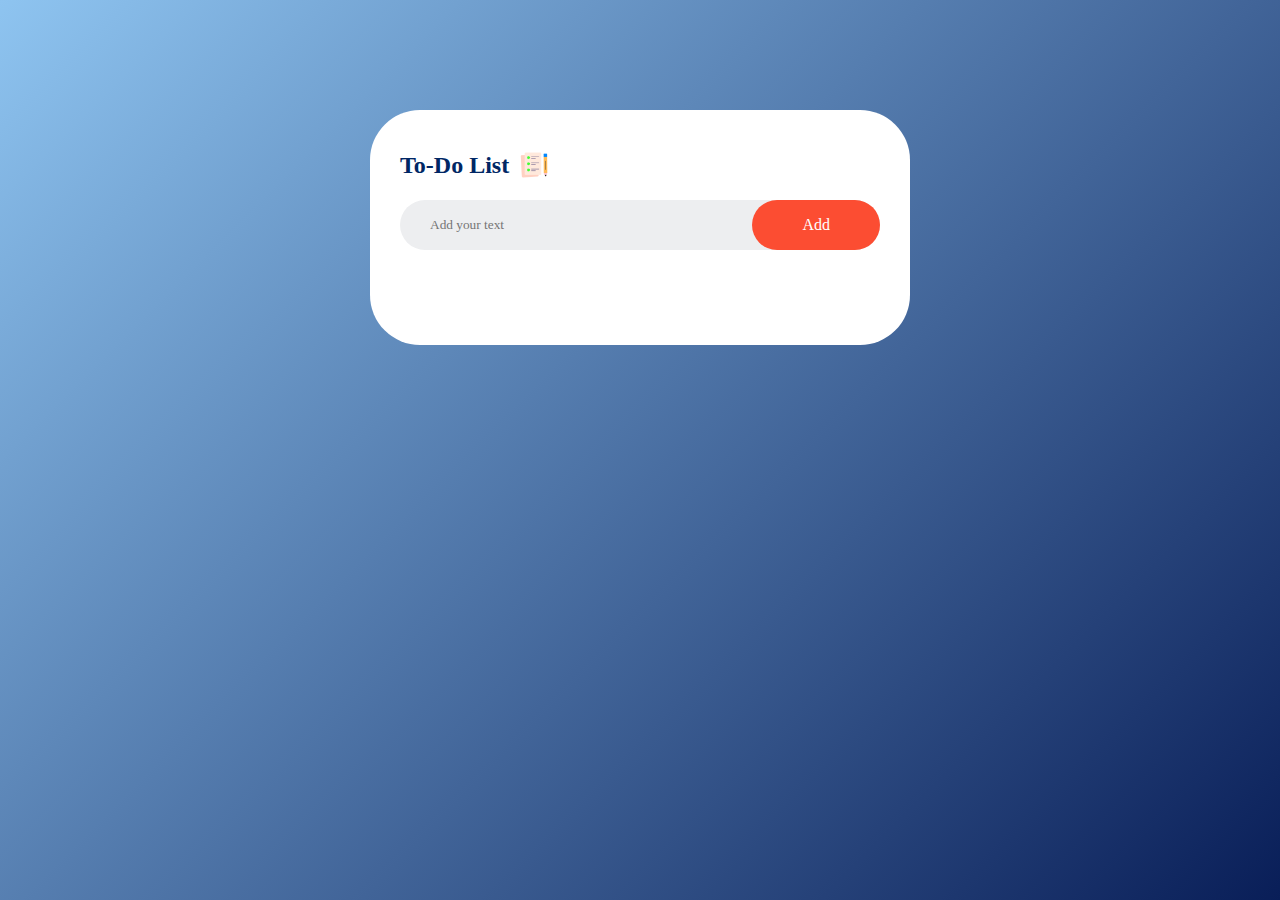
<file: 01.To-Do List/index.html>
<!DOCTYPE html>
<html lang="en">
<head>
  <meta charset="UTF-8">
  <meta name="viewport" content="width=device-width, initial-scale=1.0">
  <title>To-Do List</title>
  <link rel="stylesheet" href="custom.css">
</head>
<body>

  <div class="container">
    <div class="todo-app">
      <h2>To-Do List <img src="images/icon.png"></h2>
      <div class="row">
        <input type="text" id="input-box" placeholder="Add your text">
        <button onclick="addTask()">Add</button>
      </div>
      <ul id="list-container">
        <!--<li class="checked">Task 1</li>
        <li>Task 1</li>
        <li>Task 1</li>-->
        </ul>
    </div>
  </div>

  <script src="app.js"></script>
  
</body>
</html>
</file>
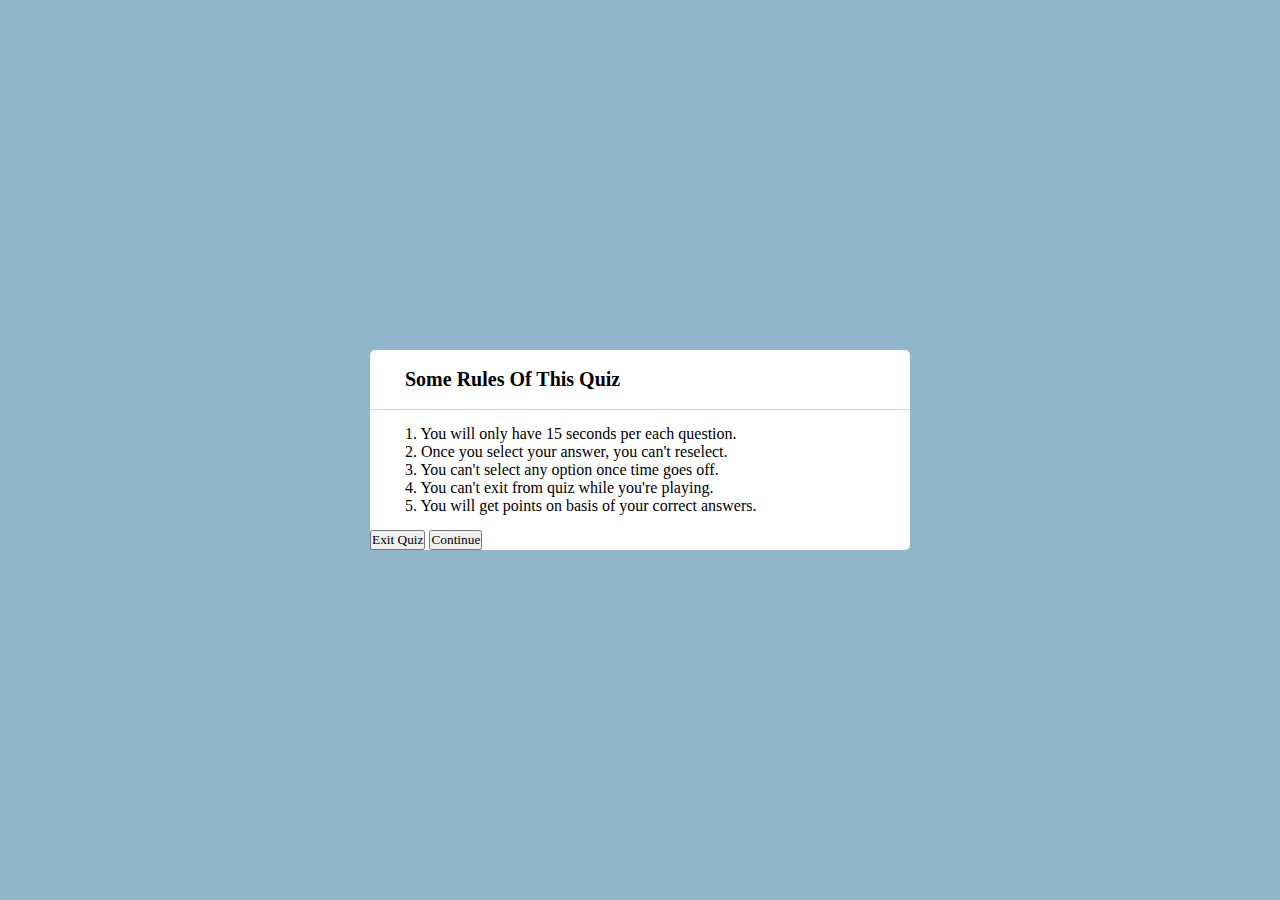
<file: 02.Quiz App/index.html>
<!DOCTYPE html>
<html lang="en">
<head>
  <meta charset="UTF-8">
  <meta name="viewport" content="width=device-width, initial-scale=1.0">
  <title>Quiz App</title>
  <link rel="stylesheet" href="style.css">
</head>
<body>
  <div class="start_btn"><button>Start Quiz</button></div>
  <div class="info_box">
    <div class="info_title">
      <span>Some Rules Of This Quiz</span>
    </div>

    <div class="info_list">
      <div class="info">1. You will only have <span>15 seconds</span> per each question.</div>
      <div class="info">2. Once you select your answer, you can't reselect.</div>
      <div class="info">3. You can't select any option once time goes off.</div>
      <div class="info">4. You can't exit from quiz while you're playing.</div>
      <div class="info">5. You will get points on basis of your correct answers.</div>
    </div>

    <div class="buttons">
      <button class="quit">Exit Quiz</button>
      <button class="restart">Continue</button>
    </div>

  </div>
</body>
</html>
</file>
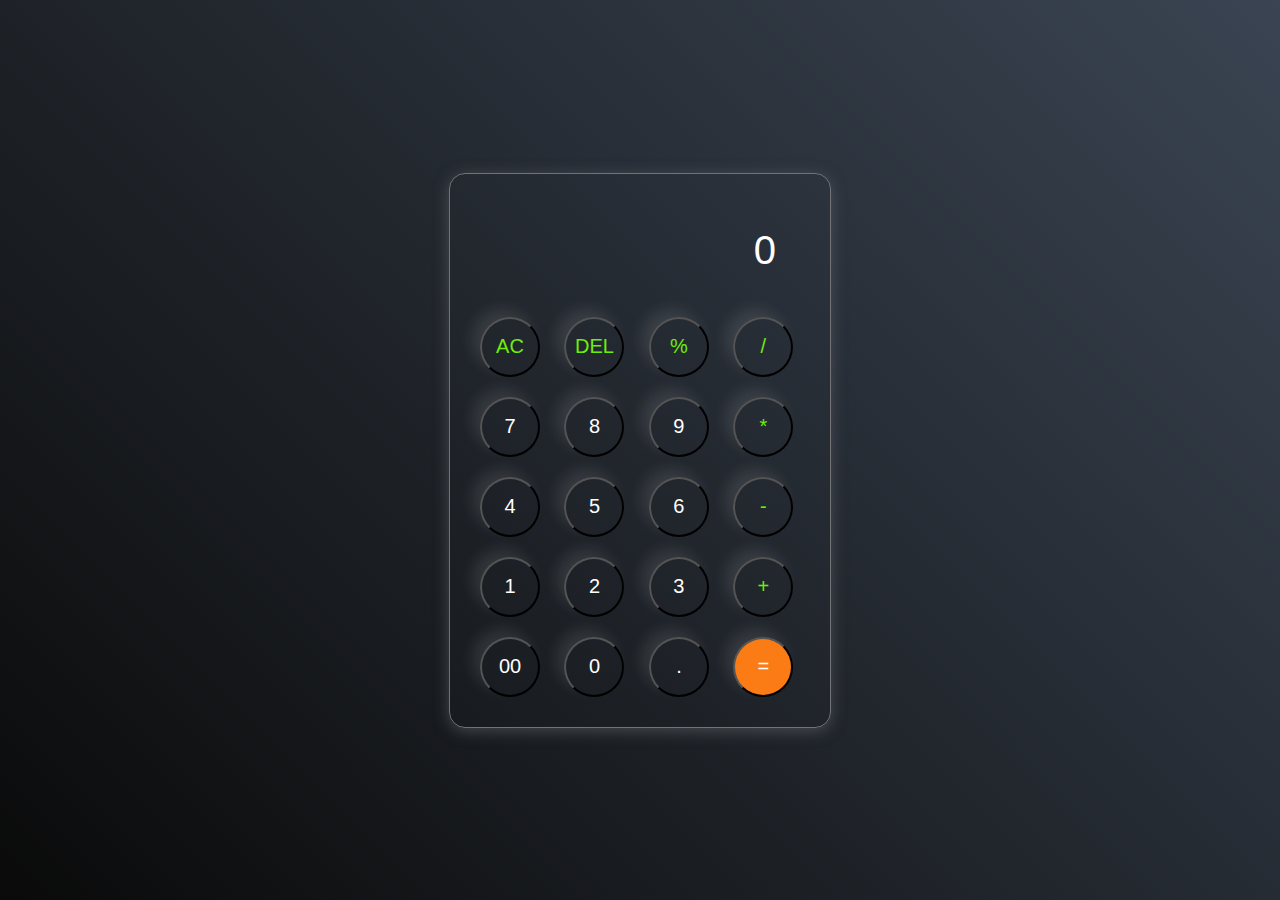
<file: 03.Calculator/index.html>
<!DOCTYPE html>
<html lang="en">
<head>
  <meta charset="UTF-8">
  <meta name="viewport" content="width=device-width, initial-scale=1.0">
  <link rel="stylesheet" href="style.css">
  <title>Calculator</title>
</head>
<body>
  <div class="container">
    <div class="calculator">
      
      <input type="text" id="inputbox" placeholder="0">

      <div>
        <button class="button-operator">AC</button>
        <button class="button-operator">DEL</button>
        <button class="button-operator">%</button>
        <button class="button-operator">/</button>
      </div>

      <div>
        <button class="button">7</button>
        <button class="button">8</button>
        <button class="button">9</button>
        <button class="button-operator">*</button>
      </div>

      <div>
        <button class="button">4</button>
        <button class="button">5</button>
        <button class="button">6</button>
        <button class="button-operator">-</button>
      </div>

      <div>
        <button class="button">1</button>
        <button class="button">2</button>
        <button class="button">3</button>
        <button class="button-operator">+</button>
      </div>

      <div>
        <button class="button">00</button>
        <button class="button">0</button>
        <button class="button">.</button>
        <button class="buttonEqualBtn">=</button>

      </div>
    </div>
  </div>

  <script src="script.js"></script>
</body>
</html>
</file>
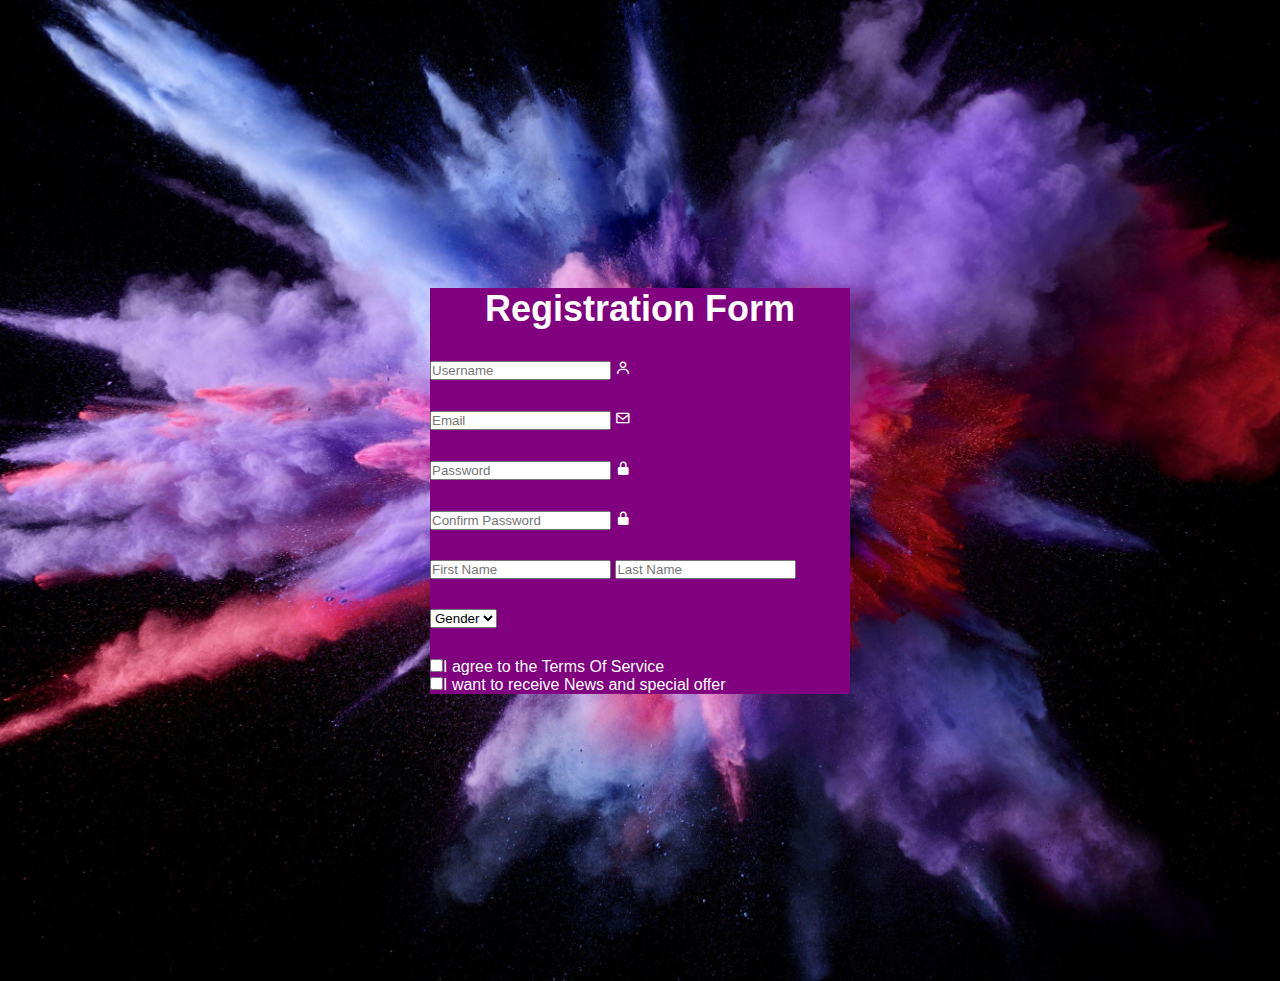
<file: 04.Registration Form/index.html>
<!DOCTYPE html>
<html lang="en">
<head>
  <meta charset="UTF-8">
  <meta name="viewport" content="width=device-width, initial-scale=1.0">
  <link rel="stylesheet" href="style.css">
  <title>Registration Form</title>
  <link href='https://unpkg.com/boxicons@2.1.4/css/boxicons.min.css' rel='stylesheet'>
</head>

<body>

  <div class="wrapper">

    <form action="">

      <h1>Registration Form</h1>

      <div class="input-box">
        <input type="text" placeholder="Username" required>
        <i class='bx bx-user'></i>
      </div>

      <div class="input-box">
        <input type="email" placeholder="Email" required>
        <i class='bx bx-envelope' ></i>
      </div>

      <div class="input-box">
        <input type="password" placeholder="Password" required>
        <i class='bx bxs-lock-alt'></i>
      </div>

      <div class="input-box">
        <input type="password" placeholder="Confirm Password" required>
        <i class='bx bxs-lock-alt'></i>
      </div>
      
      <div class="input_box">
        <input type="text" placeholder="First Name" required>
        <input type="text" placeholder="Last Name" required>
      </div>

      <div class="input-box">
        
        <select name="gender" required>
          <option value="" disabled selected hidden>Gender</option>
          <option value="male">Male</option>
          <option value="female">Female</option>
          <option value="other">Other</option>
        </select>
      </div>

      <div class="checkbox">
        <label><input type="checkbox" required>I agree to the Terms Of Service</label><br>
        <label><input type="checkbox" required>I want to receive News and special offer</label>
      </div>

    </form>
  </div>
</body>
</html>
</file>
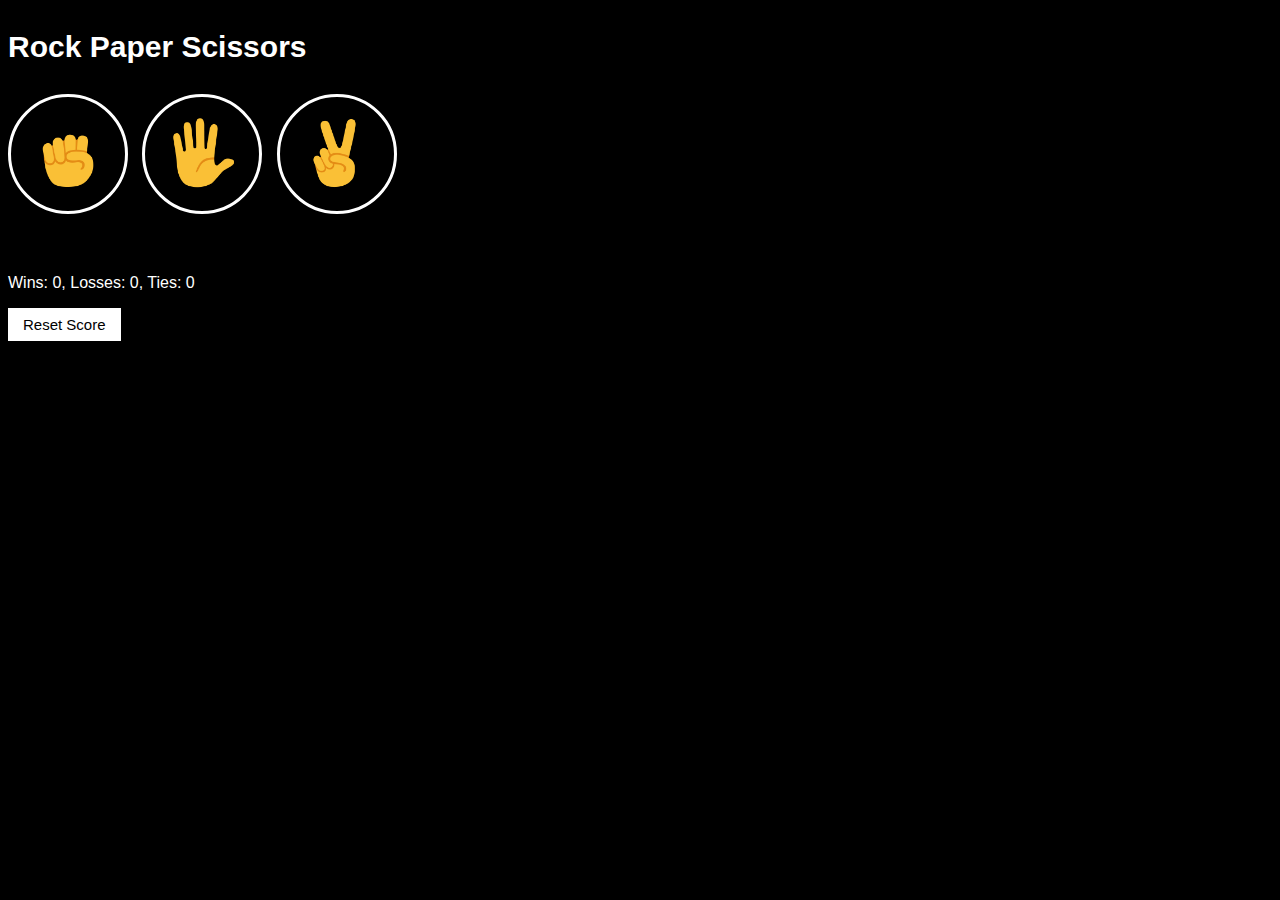
<file: 05.Rock-Paper-Scissor/index.html>
<!DOCTYPE html>
<html lang="en">
<head>
  <meta charset="UTF-8">
  <meta name="viewport" content="width=device-width, initial-scale=1.0">
  <title>Rock Paper Scissor</title>
  <link rel="stylesheet" href="style.css">
</head>

<body>

  <p class="title">Rock Paper Scissors</p>

  <button onclick="
    playGame('rock');  
  " class="move-button"><img src="images/rock-emoji.png" class="move-icon"></button>

  <button onclick=" 
    playGame('paper');
  " class="move-button"><img src="images/paper-emoji.png" class="move-icon"></button>

  <button onclick="
    playGame('scissors');  
  " class="move-button"><img src="images/scissors-emoji.png" class="move-icon"></button>

  <p class="js-result result"></p>

  <p class="js-moves"></p>

  <p class="js-score score"> </p>

  <button onclick="
    score.wins = 0;
    score.losses = 0;
    score.tie = 0;
    localStorage.removeItem('score');
    updateScoreElement();
    document.querySelector('.js-result').innerHTML = '';
    document.querySelector('.js-moves').innerHTML = '';
  " class="reset-score-btn">
    Reset Score
  </button>

  <script src="script.js"></script>

</body>

</html>
</file>
<file: 01.To-Do List/custom.css>
*{
  margin: 0;
  padding: 0;
  font-family: 'poppins','sans-serif';
  box-sizing: border-box;
}

.container{
  width: 100%;
  min-height: 100vh;
  background: linear-gradient(135deg, #8ec4f0, #091e58);
  padding: 10px;
}

.todo-app{
  width: 100%;
  max-width: 540px;
  background: #fff;
  margin: 100px auto 20px;
  padding: 40px 30px 70px; 
  border-radius: 50px;
}

.todo-app h2{
  color: #002765;
  display: flex;
  align-items: center;
  margin-bottom: 20px;

}

.todo-app h2 img{
  width: 30px;
  margin-left: 10px;
}

.row {
  display: flex;
  align-items: center;
  justify-content: space-between;
  background: #edeef0;
  border-radius: 30px;
  padding-left: 20px;
  margin-bottom: 25px;
}

input{
  flex: 1;
  border: none;
  outline: none;
  background: transparent;
  padding: 10px;
  font-weight: 14px;
}

button{
  border: #fff;
  outline: none;
  padding: 16px 50px;
  background: #fc4d32;
  color: #fff;
  font-size: 16px;
  cursor: pointer;
  border-radius: 50px;
}

ul li{
  list-style: none;
  font-size: 17px;
  padding: 12px 8px 12px 50px;
  user-select: none;
  cursor: pointer;
  position: relative;
  color: #041636;
}

ul li::before{
  content: '';
  position: absolute;
  height: 28px;
  width: 28px;
  border-radius: 50%;
  background-image: url(images/unchecked.png);
  background-size: cover;
  background-position: center;
  top: 12px;
  left: 8px;
  color: #041636;

}

ul li.checked{
  color: #ec2424;
  text-decoration: line-through;
}

ul li.checked::before{
  background-image: url(images/checked.png);
}

ul li span {
  position: absolute;
  right: 0;
  top: 5px;
  width: 40px;
  height: 40px;
  font-size: 22px;
  color: #555;
  line-height: 40px;
  text-align: center;
  border-radius: 50%;
}

ul li span:hover{
  background: #edeef0;
}
</file>
<file: 02.Quiz App/style.css>
*{
  margin: 0;
  padding: 0;
  font-family: 'poppins' , 'sans-serif';
  box-sizing: border-box;
}

body{
  background: #91b6ca; /*#007bff  #91b6ca*/
}

.start_btn,
.info_box{
  position: absolute;
  top: 50%;
  left: 50%;
  transform: translate(-50%, -50%); /* don't know this */
}

.start_btn button{
  font-size: 25px;
  font-weight: 500;
  color: #007bff ;
  padding: 15px 30px;
  outline: none;
  border: none;
  border-radius: 5px;
  background: #fff;
  cursor: pointer;
}

.info_box{
  width: 540px;
  background: #fff;
  border-radius: 5px;
}

.info_box .info_title{
  height: 60px;
  width: 100%;
  display: flex;
  align-items: center;
  border-bottom: 1px solid lightgrey;
  padding: 0 35px;
  font-size: 20px;
  font-weight: 600;
}

.info_box .info_list{
  padding: 15px 35px;
}

.info_box .info_list .info{

}
</file>
<file: 03.Calculator/style.css>
@import url('https://fonts.googleapis.com/css2?family=Poppins:wght@500&display=swap');

*{
  margin: 0;
  padding: 0;
  box-sizing: border-box;
  font-family: sans-serif;
}

body{
  width: 100%;
  height: 100vh;
  display: flex;
  justify-content: center;
  align-items: center;
  background: linear-gradient(45deg, #0a0a0a, #3a4452);
}

.calculator{
  border: 1px solid #717377;
  background: transparent;
  padding: 20px;
  border-radius: 16px;
  box-shadow: 0px 3px 15px rgba(113, 115, 119, 0.5);
}

input{
  width: 320px;
  border: none;
  padding: 24px;
  margin: 10px;
  background: transparent;
  text-align: right;
  cursor: pointer;
  font-size: 40px;
  color: #ffffff;
  box-shadow: 0px 3px 15px rgbs(84, 84, 84, 0.1);
}

input::placeholder{
  color: #ffffff;
}

button{
  width: 60px;
  height: 60px;
  border-radius: 50%;
  font-size: 20px;
  background: transparent;
  color: #ffffff;
  cursor: pointer;
  box-shadow: -8px -8px 15px rgba(255, 255, 255, 0.1);
  margin: 10px;
}

.buttonEqualBtn{
  background: #fb7c14;
}

.button-operator{
  color: #6dee0a;
}
</file>
<file: 04.Registration Form/style.css>
*{
  font-family: Arial, Helvetica, sans-serif;
  margin: 0;
  padding: 0;
  box-sizing: border-box;
}

body{
  display: flex;
  justify-content: center;
  align-items: center;
  min-height: 109vh;
  background-image: url(bg\ 1.jpg);
  background-attachment: fixed;
  background-repeat: no-repeat;
  background-position: center;
  background-size: 205vh;
}

.wrapper{
  width: 420px;
  background: purple;
  color: white;
}

.wrapper h1{
  font-size: 36px;
  text-align: center;
}

.wrapper .input-box{
  width: 100%;
  margin: 30px 0;
}
</file>
<file: 05.Rock-Paper-Scissor/style.css>
*{
  background-color: black;
  color: white;
  font-family: Arial;
}

.title{
  font-size: 30px;
  font-weight: bold;
}

.move-icon{
  height: 70px;
}

.move-button{
  height: 120px;
  width: 120px;
  background: transparent;
  border: 3px solid white;
  border-radius: 60px;
  margin-right: 10px;
  cursor: pointer;
}

.result{
  font-size: 25px;
  font-weight: bold;
  margin-top: 50px;
}

.score {
  margin-top: 60px;
}

.reset-score-btn{
  background-color: white;
  border: none;
  font-size: 15px;
  padding: 8px 15px;
  cursor: pointer;
  color: black;
}
</file>
